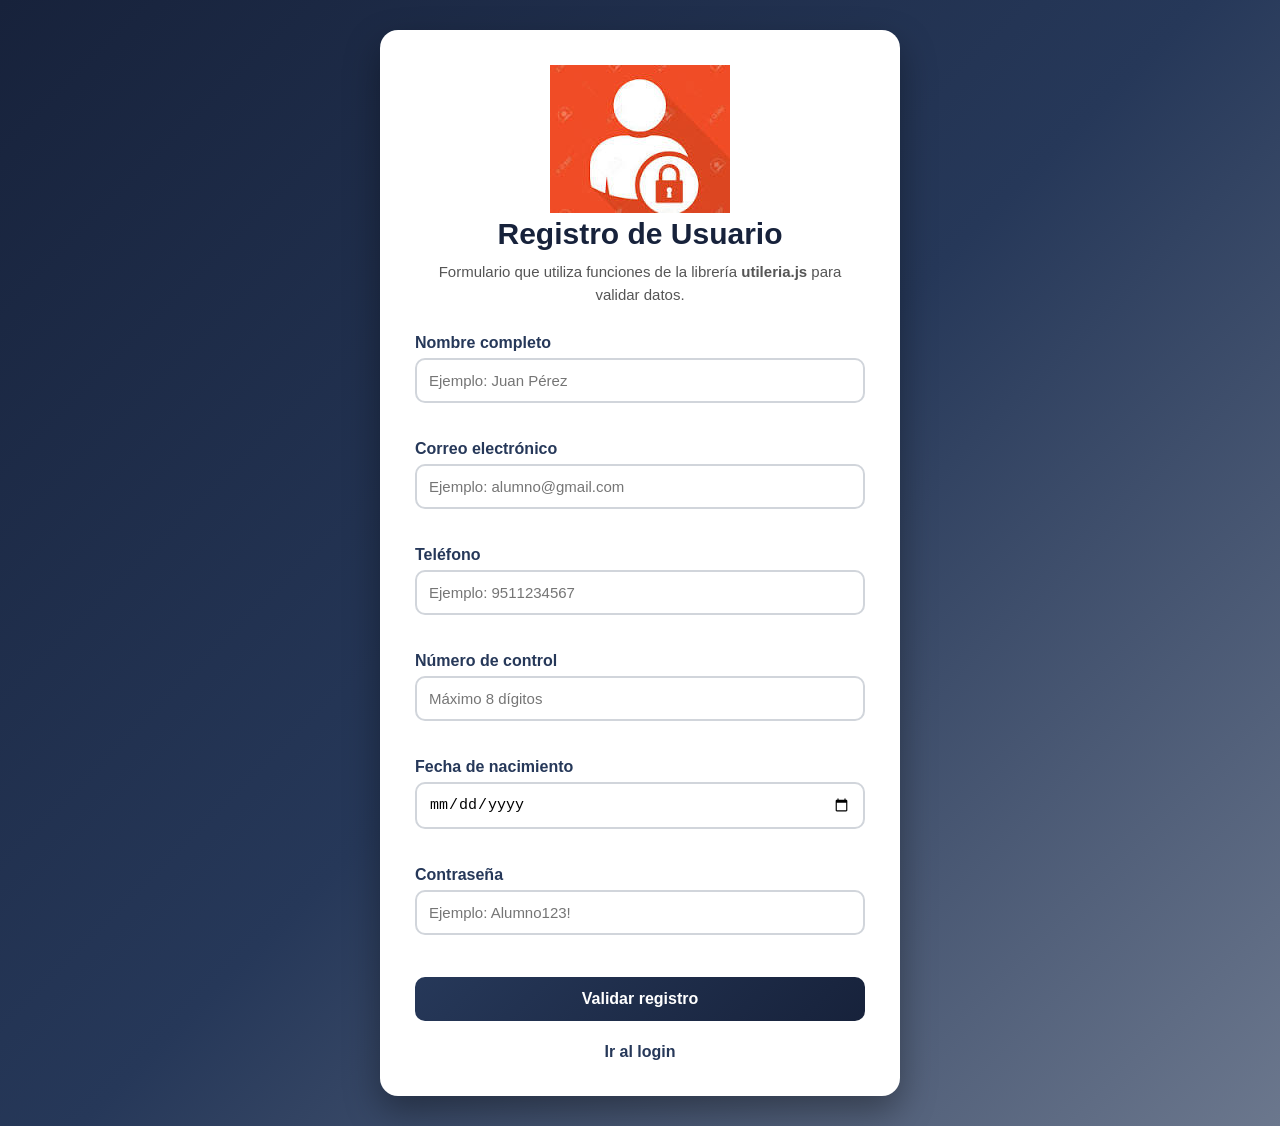
<file: index.html>
<!DOCTYPE html>
<html lang="es">
<head>
    <meta charset="UTF-8">
    <meta name="viewport" content="width=device-width, initial-scale=1.0">
    <title>Actividad 2 - Librería utileria.js</title>

    <link rel="stylesheet" href="css/styles.css">
</head>
<body>

    <main class="contenedor-principal">

        <section class="tarjeta-formulario">

            <div class="encabezado">
                <img src="img/log.jpg" alt="Icono de login">
                <h1>Registro de Usuario</h1>
                <p>
                    Formulario que utiliza funciones de la librería 
                    <strong>utileria.js</strong> para validar datos.
                </p>
            </div>

            <form id="formRegistro">

                <div class="grupo">
                    <label for="nombre">Nombre completo</label>
                    <input type="text" id="nombre" placeholder="Ejemplo: Juan Pérez">
                    <span class="error" id="errorNombre"></span>
                </div>

                <div class="grupo">
                    <label for="correo">Correo electrónico</label>
                    <input type="text" id="correo" placeholder="Ejemplo: alumno@gmail.com">
                    <span class="error" id="errorCorreo"></span>
                </div>

                <div class="grupo">
                    <label for="telefono">Teléfono</label>
                    <input type="text" id="telefono" placeholder="Ejemplo: 9511234567">
                    <span class="error" id="errorTelefono"></span>
                </div>

                <div class="grupo">
                    <label for="numeroControl">Número de control</label>
                    <input type="text" id="numeroControl" placeholder="Máximo 8 dígitos">
                    <span class="error" id="errorNumero"></span>
                </div>

                <div class="grupo">
                    <label for="fechaNacimiento">Fecha de nacimiento</label>
                    <input type="date" id="fechaNacimiento">
                    <span class="error" id="errorFecha"></span>
                </div>

                <div class="grupo">
                    <label for="password">Contraseña</label>
                    <input type="password" id="password" placeholder="Ejemplo: Alumno123!">
                    <span class="error" id="errorPassword"></span>
                </div>

                <button type="submit">Validar registro</button>

                <p id="mensajeGeneral"></p>

            </form>

            <div class="acciones">
                <a href="login.html">Ir al login</a>
            </div>

        </section>

    </main>

    <div class="modal" id="modalEdad">
        <div class="contenido-modal">
            <h2>Resultado del registro</h2>

            <p id="textoModal"></p>

            <button id="btnCerrarModal">Cerrar</button>
        </div>
    </div>

    <script src="js/utileria.js"></script>

    <script>
        const formulario = document.getElementById("formRegistro");

        const nombre = document.getElementById("nombre");
        const correo = document.getElementById("correo");
        const telefono = document.getElementById("telefono");
        const numeroControl = document.getElementById("numeroControl");
        const fechaNacimiento = document.getElementById("fechaNacimiento");
        const password = document.getElementById("password");

        const errorNombre = document.getElementById("errorNombre");
        const errorCorreo = document.getElementById("errorCorreo");
        const errorTelefono = document.getElementById("errorTelefono");
        const errorNumero = document.getElementById("errorNumero");
        const errorFecha = document.getElementById("errorFecha");
        const errorPassword = document.getElementById("errorPassword");

        const mensajeGeneral = document.getElementById("mensajeGeneral");

        const modalEdad = document.getElementById("modalEdad");
        const textoModal = document.getElementById("textoModal");
        const btnCerrarModal = document.getElementById("btnCerrarModal");

        formulario.addEventListener("submit", function(evento) {
            evento.preventDefault();

            limpiarMensajes();

            let formularioValido = true;

            let nombreFormateado = formatearNombre(nombre.value);
            nombre.value = nombreFormateado;

            if (!soloLetras(nombreFormateado)) {
                errorNombre.textContent = "El nombre solo debe contener letras y espacios.";
                formularioValido = false;
            }

            if (!validarCorreo(correo.value)) {
                errorCorreo.textContent = "Ingresa un correo electrónico válido.";
                formularioValido = false;
            }

            if (!validarTelefono(telefono.value)) {
                errorTelefono.textContent = "El teléfono debe contener exactamente 10 dígitos.";
                formularioValido = false;
            }

            if (!validarLongitud(numeroControl.value, 8)) {
                errorNumero.textContent = "El número de control debe tener máximo 8 dígitos numéricos.";
                formularioValido = false;
            }

            let edad = calcularEdad(fechaNacimiento.value);

            if (edad === -1) {
                errorFecha.textContent = "Selecciona una fecha de nacimiento válida.";
                formularioValido = false;
            } else if (!esMayorDeEdad(fechaNacimiento.value)) {
                errorFecha.textContent = "Debes ser mayor de edad para registrarte.";
                formularioValido = false;
            }

            if (!validarPassword(password.value)) {
                errorPassword.textContent = "La contraseña debe tener mínimo 8 caracteres, mayúscula, minúscula, número y carácter especial.";
                formularioValido = false;
            }

            if (!formularioValido) {
                mensajeGeneral.textContent = "Revisa los campos marcados antes de continuar.";
                mensajeGeneral.className = "mensaje-error";
                return;
            }

            mensajeGeneral.textContent = "Registro validado correctamente.";
            mensajeGeneral.className = "mensaje-correcto";

            textoModal.textContent = "Hola " + nombreFormateado + ". Tu edad calculada es de " + edad + " años. El formulario fue validado correctamente.";
            modalEdad.classList.add("activo");
        });

        btnCerrarModal.addEventListener("click", function() {
            modalEdad.classList.remove("activo");
        });

        function limpiarMensajes() {
            errorNombre.textContent = "";
            errorCorreo.textContent = "";
            errorTelefono.textContent = "";
            errorNumero.textContent = "";
            errorFecha.textContent = "";
            errorPassword.textContent = "";
            mensajeGeneral.textContent = "";
            mensajeGeneral.className = "";
        }
    </script>

</body>
</html>
</file>
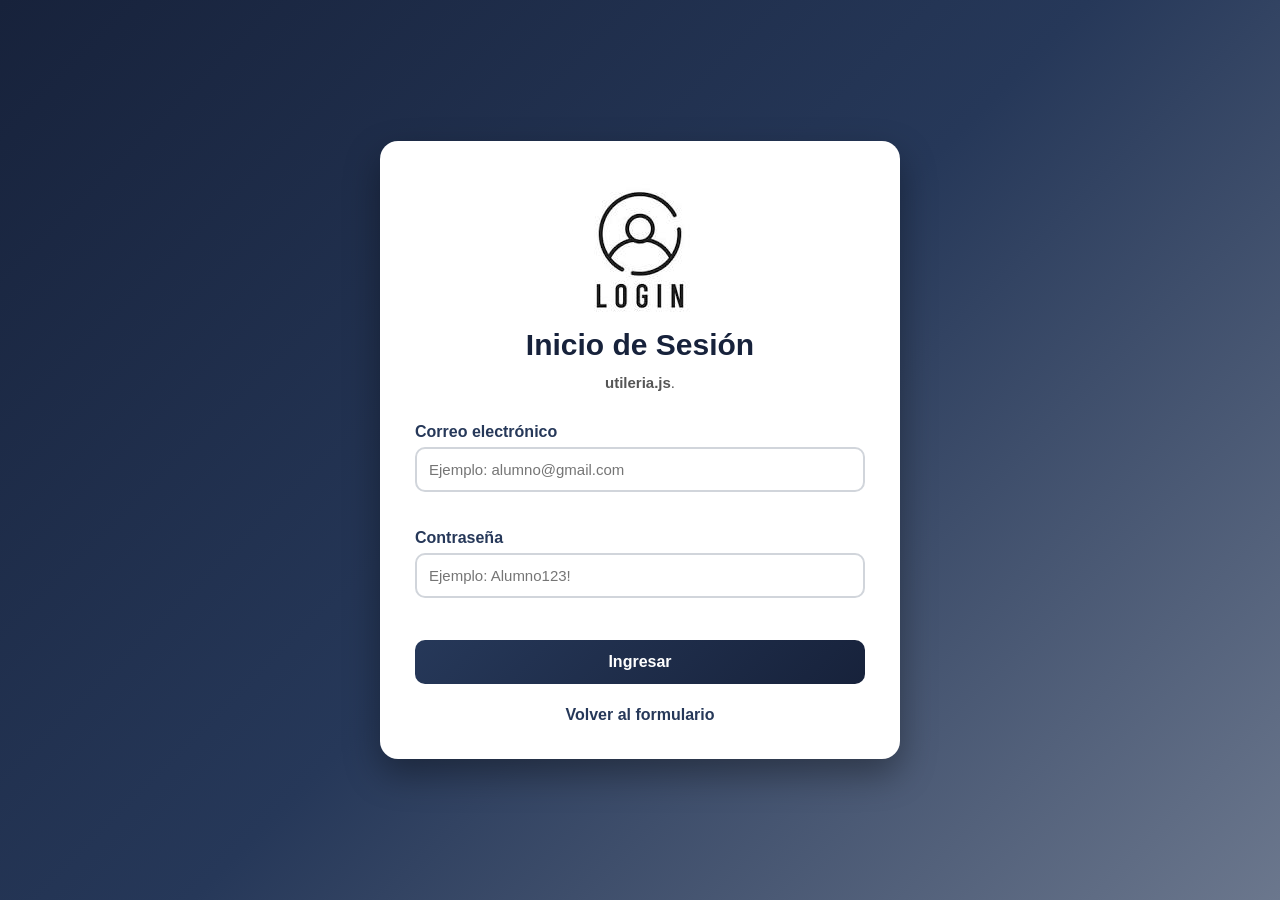
<file: login.html>
<!DOCTYPE html>
<html lang="es">
<head>
    <meta charset="UTF-8">
    <meta name="viewport" content="width=device-width, initial-scale=1.0">
    <title>Login - Actividad 2</title>

    <link rel="stylesheet" href="css/styles.css">
</head>
<body>

    <main class="contenedor-principal">

        <section class="tarjeta-formulario">

            <div class="encabezado">
                <img src="img/login.jpg" alt="Icono de login">
                <h1>Inicio de Sesión</h1>
                <p>
                    <strong>utileria.js</strong>.
                </p>
            </div>

            <form id="formLogin">

                <div class="grupo">
                    <label for="correoLogin">Correo electrónico</label>
                    <input 
                        type="text" 
                        id="correoLogin" 
                        placeholder="Ejemplo: alumno@gmail.com"
                    >
                    <span class="error" id="errorCorreoLogin"></span>
                </div>

                <div class="grupo">
                    <label for="passwordLogin">Contraseña</label>
                    <input 
                        type="password" 
                        id="passwordLogin" 
                        placeholder="Ejemplo: Alumno123!"
                    >
                    <span class="error" id="errorPasswordLogin"></span>
                </div>

                <button type="submit">Ingresar</button>

                <p id="mensajeLogin"></p>

            </form>

            <div class="acciones">
                <a href="index.html">Volver al formulario</a>
            </div>

        </section>

    </main>

    <script src="js/utileria.js"></script>

    <script>
        const formLogin = document.getElementById("formLogin");

        const correoLogin = document.getElementById("correoLogin");
        const passwordLogin = document.getElementById("passwordLogin");

        const errorCorreoLogin = document.getElementById("errorCorreoLogin");
        const errorPasswordLogin = document.getElementById("errorPasswordLogin");

        const mensajeLogin = document.getElementById("mensajeLogin");

        formLogin.addEventListener("submit", function(evento) {
            evento.preventDefault();

            limpiarErroresLogin();

            let loginValido = true;

            if (!validarCorreo(correoLogin.value)) {
                errorCorreoLogin.textContent = "Ingresa un correo electrónico válido.";
                loginValido = false;
            }

            if (!validarPassword(passwordLogin.value)) {
                errorPasswordLogin.textContent = "La contraseña debe tener mínimo 8 caracteres, mayúscula, minúscula, número y carácter especial.";
                loginValido = false;
            }

            if (!loginValido) { 
                mensajeLogin.textContent = "No se pudo iniciar sesión. Revisa los datos ingresados.";
                mensajeLogin.className = "mensaje-error";
                return;
            }

            mensajeLogin.textContent = "Inicio de sesión validado correctamente.";
            mensajeLogin.className = "mensaje-correcto";
        });

        function limpiarErroresLogin() {
            errorCorreoLogin.textContent = "";
            errorPasswordLogin.textContent = "";
            mensajeLogin.textContent = "";
            mensajeLogin.className = "";
        }
    </script>

</body>
</html>
</file>
<file: css/styles.css>
* {
    margin: 0;
    padding: 0;
    box-sizing: border-box;
}

body {
    font-family: Arial, Helvetica, sans-serif;
    min-height: 100vh;
    background: linear-gradient(135deg, #17223b, #263859, #6b778d);
    display: flex;
    justify-content: center;
    align-items: center;
    padding: 30px;
}

.contenedor-principal {
    width: 100%;
    max-width: 520px;
}

.tarjeta-formulario {
    background-color: #ffffff;
    padding: 35px;
    border-radius: 18px;
    box-shadow: 0 15px 35px rgba(0, 0, 0, 0.35);
}

.encabezado {
    text-align: center;
    margin-bottom: 28px;
}

.encabezado h1 {
    color: #17223b;
    font-size: 30px;
    margin-bottom: 10px;
}

.encabezado p {
    color: #555;
    font-size: 15px;
    line-height: 1.5;
}

.grupo {
    margin-bottom: 16px;
}

label {
    display: block;
    font-weight: bold;
    color: #263859;
    margin-bottom: 6px;
}

input {
    width: 100%;
    padding: 12px;
    border: 2px solid #d1d5db;
    border-radius: 10px;
    font-size: 15px;
    outline: none;
    transition: 0.3s;
}

input:focus {
    border-color: #263859;
    box-shadow: 0 0 0 3px rgba(38, 56, 89, 0.15);
}

button {
    width: 100%;
    padding: 13px;
    background: linear-gradient(135deg, #263859, #17223b);
    color: white;
    border: none;
    border-radius: 10px;
    font-size: 16px;
    font-weight: bold;
    cursor: pointer;
    transition: 0.3s;
    margin-top: 5px;
}

button:hover {
    transform: translateY(-2px);
    box-shadow: 0 8px 18px rgba(23, 34, 59, 0.35);
}

.error {
    display: block;
    color: #dc2626;
    font-size: 13px;
    margin-top: 5px;
    min-height: 16px;
}

#mensajeGeneral {
    text-align: center;
    margin-top: 18px;
    font-weight: bold;
    font-size: 14px;
}

.mensaje-error {
    color: #dc2626;
}

.mensaje-correcto {
    color: #16a34a;
}

.acciones {
    text-align: center;
    margin-top: 22px;
}

.acciones a {
    color: #263859;
    font-weight: bold;
    text-decoration: none;
}

.acciones a:hover {
    text-decoration: underline;
}

/* MODAL */
.modal {
    position: fixed;
    top: 0;
    left: 0;
    width: 100%;
    height: 100%;

    background-color: rgba(0, 0, 0, 0.65);

    display: none;
    justify-content: center;
    align-items: center;

    padding: 20px;
}

.modal.activo {
    display: flex;
}

.contenido-modal {
    background-color: white;
    width: 100%;
    max-width: 420px;
    padding: 30px;
    border-radius: 18px;
    text-align: center;
    box-shadow: 0 12px 30px rgba(0, 0, 0, 0.35);
}

.contenido-modal h2 {
    color: #17223b;
    margin-bottom: 15px;
}

.contenido-modal p {
    color: #444;
    font-size: 16px;
    line-height: 1.5;
    margin-bottom: 20px;
}

.contenido-modal button {
    width: auto;
    padding: 12px 30px;
}
.imagen-login {
    width: 110px;
    height: 110px;
    object-fit: contain;
    display: block;
    margin: 0 auto 15px;
}
.imagen-log {
    width: 110px;
    height: 110px;
    object-fit: contain;
    display: block;
    margin: 0 auto 15px;
}
</file>
